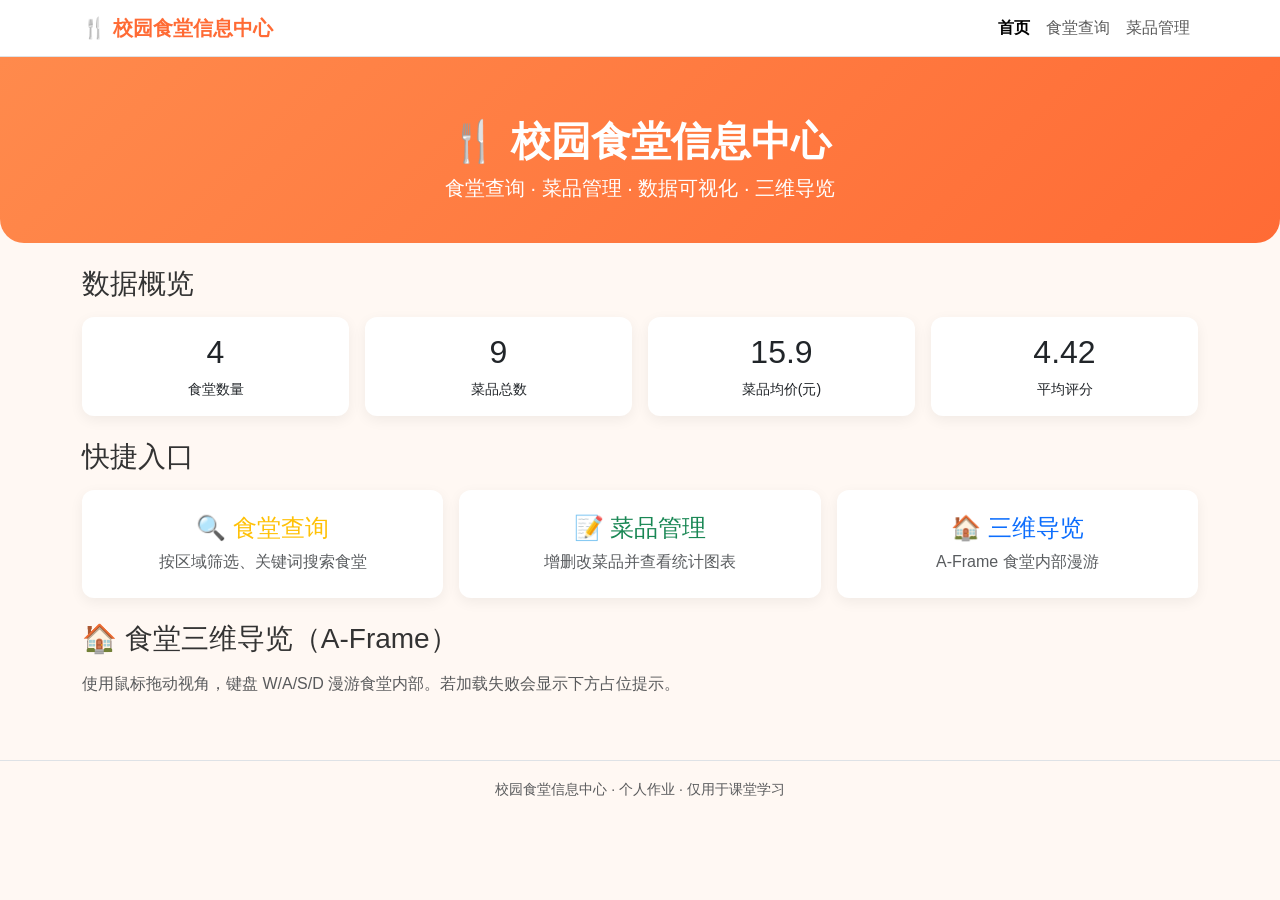
<file: canteen/index.html>
<!DOCTYPE html>
<html lang="zh-CN">
<head>
  <meta charset="UTF-8" />
  <meta name="viewport" content="width=device-width, initial-scale=1" />
  <title>校园食堂信息中心 - 首页</title>
  <!-- Bootstrap 5 CSS -->
  <link
    href="https://cdn.jsdelivr.net/npm/bootstrap@5.3.2/dist/css/bootstrap.min.css"
    rel="stylesheet"
  />
  <link rel="stylesheet" href="css/style.css" />
</head>
<body>
  <div id="nav-placeholder"></div>
  <div id="toast-container"></div>

  <!-- Hero 区 -->
  <section class="hero text-center">
    <div class="container">
      <h1>🍴 校园食堂信息中心</h1>
      <p class="lead mb-0">食堂查询 · 菜品管理 · 数据可视化 · 三维导览</p>
    </div>
  </section>

  <!-- 概览统计卡片 -->
  <section class="container py-4">
    <h3 class="mb-3">数据概览</h3>
    <div class="row g-3" id="stat-cards">
      <div class="col-6 col-md-3"><div class="card stat-card p-3 text-center"><h2 id="stat-canteens">--</h2><small>食堂数量</small></div></div>
      <div class="col-6 col-md-3"><div class="card stat-card p-3 text-center"><h2 id="stat-dishes">--</h2><small>菜品总数</small></div></div>
      <div class="col-6 col-md-3"><div class="card stat-card p-3 text-center"><h2 id="stat-avg">--</h2><small>菜品均价(元)</small></div></div>
      <div class="col-6 col-md-3"><div class="card stat-card p-3 text-center"><h2 id="stat-rating">--</h2><small>平均评分</small></div></div>
    </div>
  </section>

  <!-- 快捷入口 -->
  <section class="container pb-4">
    <h3 class="mb-3">快捷入口</h3>
    <div class="row g-3">
      <div class="col-md-4">
        <a class="card stat-card p-4 text-decoration-none text-center h-100 d-block" href="canteens.html">
          <h4 class="text-warning">🔍 食堂查询</h4>
          <p class="text-muted mb-0">按区域筛选、关键词搜索食堂</p>
        </a>
      </div>
      <div class="col-md-4">
        <a class="card stat-card p-4 text-decoration-none text-center h-100 d-block" href="dishes.html">
          <h4 class="text-success">📝 菜品管理</h4>
          <p class="text-muted mb-0">增删改菜品并查看统计图表</p>
        </a>
      </div>
      <div class="col-md-4">
        <a class="card stat-card p-4 text-decoration-none text-center h-100 d-block" href="#tour">
          <h4 class="text-primary">🏠 三维导览</h4>
          <p class="text-muted mb-0">A-Frame 食堂内部漫游</p>
        </a>
      </div>
    </div>
  </section>

  <!-- A-Frame 三维食堂导览区域 -->
  <section class="container pb-5" id="tour">
    <h3 class="mb-3">🏠 食堂三维导览（A-Frame）</h3>
    <p class="text-muted">使用鼠标拖动视角，键盘 W/A/S/D 漫游食堂内部。若加载失败会显示下方占位提示。</p>
    <div class="scene-wrapper" id="scene-wrapper">
      <a-scene embedded cursor="rayOrigin: mouse" loading-screen="enabled: false" wasd-controls>
        <a-sky color="#cce6ff"></a-sky>
        <a-light type="ambient" color="#fff" intensity="0.8"></a-light>
        <a-light type="directional" position="2 4 3" intensity="0.6"></a-light>

        <!-- 地面 -->
        <a-box position="0 0 -5" color="#8b5a2b" depth="14" width="14" height="0.2"></a-box>
        <!-- 墙体（四围）-->
        <a-box position="0 2.5 -12" color="#d9a066" depth="14" width="0.3" height="5"></a-box>
        <a-box position="0 2.5 2" color="#d9a066" depth="14" width="0.3" height="5"></a-box>
        <a-box position="-7 2.5 -5" color="#d9a066" depth="0.3" width="14" height="5"></a-box>
        <a-box position="7 2.5 -5" color="#d9a066" depth="0.3" width="14" height="5"></a-box>

        <!-- 取餐台 -->
        <a-box position="0 1 -9" color="#6b4226" depth="2" width="8" height="1"></a-box>
        <a-text value="取餐台" position="-1 2.2 -8.7" color="#fff" rotation="0 0 0"></a-text>

        <!-- 餐桌 + 椅子（三排）-->
        <a-box position="-3 0.7 -3" color="#f5deb3" depth="1.2" width="1.6" height="0.2"></a-box>
        <a-box position="-3 0.45 -2.2" color="#a0522d" depth="0.4" width="0.4" height="0.9"></a-box>
        <a-box position="-3 0.45 -3.8" color="#a0522d" depth="0.4" width="0.4" height="0.9"></a-box>

        <a-box position="0 0.7 -3" color="#f5deb3" depth="1.2" width="1.6" height="0.2"></a-box>
        <a-box position="0 0.45 -2.2" color="#a0522d" depth="0.4" width="0.4" height="0.9"></a-box>
        <a-box position="0 0.45 -3.8" color="#a0522d" depth="0.4" width="0.4" height="0.9"></a-box>

        <a-box position="3 0.7 -3" color="#f5deb3" depth="1.2" width="1.6" height="0.2"></a-box>
        <a-box position="3 0.45 -2.2" color="#a0522d" depth="0.4" width="0.4" height="0.9"></a-box>
        <a-box position="3 0.45 -3.8" color="#a0522d" depth="0.4" width="0.4" height="0.9"></a-box>

        <!-- 入口标识 -->
        <a-text value="食堂入口 →" position="5 1.6 1.5" color="#d9530b" rotation="0 180 0" width="6"></a-text>

        <!-- 摄像机：从入口处向内看 -->
        <a-camera position="0 1.6 1" wasd-controls="acceleration: 20"></a-camera>
      </a-scene>
      <div id="scene-fallback" class="text-center text-muted p-4" style="display:none;">
        ⚠️ A-Frame 三维场景加载失败，请检查网络或刷新页面重试。
      </div>
    </div>
  </section>

  <footer class="text-center text-muted py-3 border-top">
    <small>校园食堂信息中心 · 个人作业 · 仅用于课堂学习</small>
  </footer>

  <!-- 依赖脚本 -->
  <script src="https://cdn.jsdelivr.net/npm/jquery@3.7.1/dist/jquery.min.js"></script>
  <script src="https://cdn.jsdelivr.net/npm/bootstrap@5.3.2/dist/js/bootstrap.bundle.min.js"></script>
  <script src="https://aframe.io/releases/1.5.0/aframe.min.js"></script>
  <script src="js/common.js"></script>
  <script>
    // 首页逻辑
    $(function () {
      renderNav("home");

      // 加载失败兜底（A-Frame 加载超时检测）
      var sceneEl = document.querySelector("a-scene");
      if (sceneEl) {
        var timeout = setTimeout(function () {
          if (!sceneEl.hasLoaded) {
            $("#scene-fallback").show();
            $("a-scene").hide();
            showError("A-Frame 三维场景加载超时，已显示占位提示");
          }
        }, 8000);
        sceneEl.addEventListener("loaded", function () { clearTimeout(timeout); });
      }

      // 加载食堂数据用于概览
      loadJSON("data/canteens.json", function (canteens) {
        $("#stat-canteens").text(canteens.length);
        var avgRating = (canteens.reduce(function (s, c) { return s + c.rating; }, 0) / canteens.length).toFixed(2);
        $("#stat-rating").text(avgRating);
      });

      // 加载菜品数据用于概览
      loadJSON("data/dishes.json", function (dishes) {
        $("#stat-dishes").text(dishes.length);
        var avgPrice = (dishes.reduce(function (s, d) { return s + d.price; }, 0) / dishes.length).toFixed(1);
        $("#stat-avg").text(avgPrice);
      });
    });
  </script>
</body>
</html>
</file>
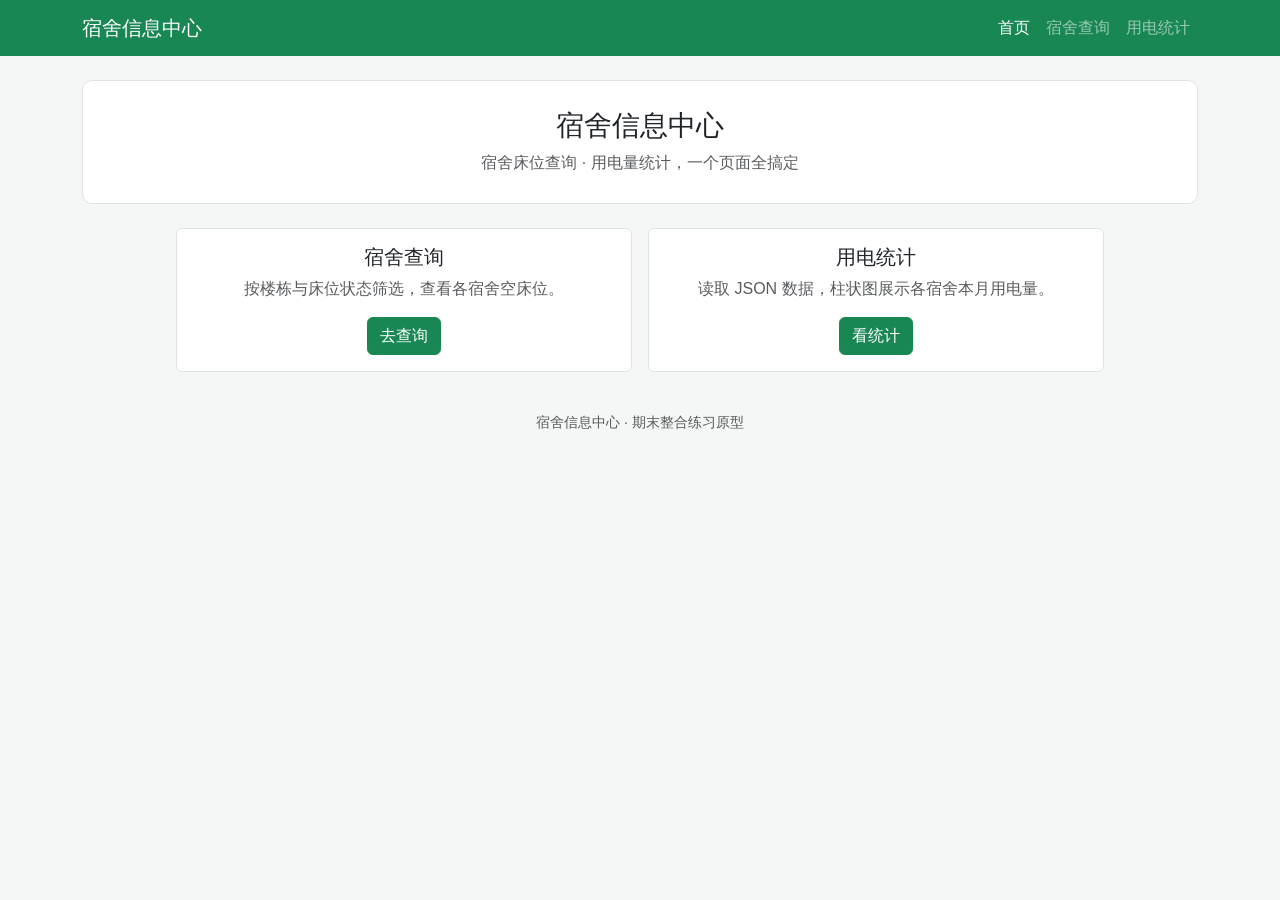
<file: dorm/index.html>
<!DOCTYPE html>
<html lang="zh-CN">
<head>
  <meta charset="UTF-8">
  <meta name="viewport" content="width=device-width, initial-scale=1.0">
  <title>宿舍信息中心</title>
  <link href="https://cdn.jsdelivr.net/npm/bootstrap@5.3.3/dist/css/bootstrap.min.css" rel="stylesheet">
  <link href="css/style.css" rel="stylesheet">
</head>
<body>
  <nav class="navbar navbar-expand-lg bg-success" data-bs-theme="dark">
    <div class="container">
      <a class="navbar-brand" href="index.html">宿舍信息中心</a>
      <button class="navbar-toggler" type="button" data-bs-toggle="collapse" data-bs-target="#nav">
        <span class="navbar-toggler-icon"></span>
      </button>
      <div class="collapse navbar-collapse" id="nav">
        <ul class="navbar-nav ms-auto">
          <li class="nav-item"><a class="nav-link active" href="index.html">首页</a></li>
          <li class="nav-item"><a class="nav-link" href="dorms.html">宿舍查询</a></li>
          <li class="nav-item"><a class="nav-link" href="stats.html">用电统计</a></li>
        </ul>
      </div>
    </div>
  </nav>

  <main class="container py-4">
    <header class="hero text-center mb-4">
      <h1 class="h3">宿舍信息中心</h1>
      <p class="text-muted mb-0">宿舍床位查询 · 用电量统计，一个页面全搞定</p>
    </header>

    <section class="row g-3 justify-content-center">
      <div class="col-md-5">
        <div class="card h-100">
          <div class="card-body text-center">
            <h2 class="h5 card-title">宿舍查询</h2>
            <p class="card-text text-muted">按楼栋与床位状态筛选，查看各宿舍空床位。</p>
            <a class="btn btn-success" href="dorms.html">去查询</a>
          </div>
        </div>
      </div>
      <div class="col-md-5">
        <div class="card h-100">
          <div class="card-body text-center">
            <h2 class="h5 card-title">用电统计</h2>
            <p class="card-text text-muted">读取 JSON 数据，柱状图展示各宿舍本月用电量。</p>
            <a class="btn btn-success" href="stats.html">看统计</a>
          </div>
        </div>
      </div>
    </section>
  </main>

  <footer class="text-center text-muted small py-3">宿舍信息中心 · 期末整合练习原型</footer>

  <script src="https://cdn.jsdelivr.net/npm/bootstrap@5.3.3/dist/js/bootstrap.bundle.min.js"></script>
</body>
</html>
</file>
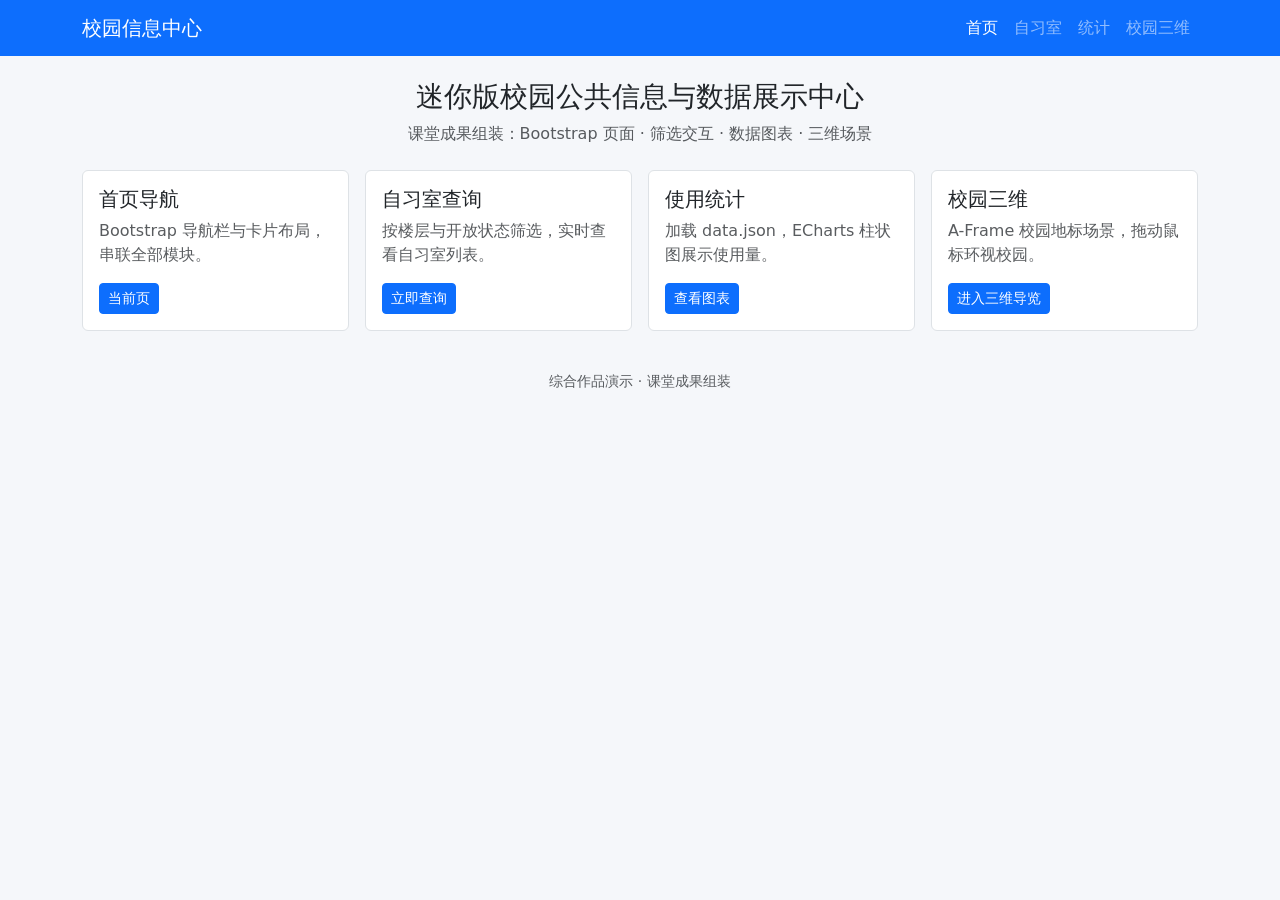
<file: integration/index.html>
<!DOCTYPE html>
<html lang="zh-CN">
<head>
  <meta charset="UTF-8">
  <meta name="viewport" content="width=device-width, initial-scale=1.0">
  <title>校园公共信息与数据展示中心</title>
  <link href="https://cdn.jsdelivr.net/npm/bootstrap@5.3.3/dist/css/bootstrap.min.css" rel="stylesheet">
  <link href="css/style.css" rel="stylesheet">
</head>
<body>
  <!-- 顶部导航：四个模块入口 -->
  <nav class="navbar navbar-expand-lg bg-primary" data-bs-theme="dark">
    <div class="container">
      <a class="navbar-brand" href="index.html">校园信息中心</a>
      <button class="navbar-toggler" type="button" data-bs-toggle="collapse" data-bs-target="#mainNav">
        <span class="navbar-toggler-icon"></span>
      </button>
      <div class="collapse navbar-collapse" id="mainNav">
        <ul class="navbar-nav ms-auto">
          <li class="nav-item"><a class="nav-link active" href="index.html">首页</a></li>
          <li class="nav-item"><a class="nav-link" href="rooms.html">自习室</a></li>
          <li class="nav-item"><a class="nav-link" href="stats.html">统计</a></li>
          <li class="nav-item"><a class="nav-link" href="three-d/scene.html">校园三维</a></li>
        </ul>
      </div>
    </div>
  </nav>

  <main class="container py-4">
    <!-- 欢迎区 -->
    <header class="text-center mb-4">
      <h1 class="h3">迷你版校园公共信息与数据展示中心</h1>
      <p class="text-muted">课堂成果组装：Bootstrap 页面 · 筛选交互 · 数据图表 · 三维场景</p>
    </header>

    <!-- 四模块卡片入口 -->
    <section class="row g-3">
      <div class="col-md-6 col-lg-3">
        <div class="card h-100">
          <div class="card-body">
            <h2 class="card-title h5">首页导航</h2>
            <p class="card-text text-muted">Bootstrap 导航栏与卡片布局，串联全部模块。</p>
            <a class="btn btn-primary btn-sm" href="index.html">当前页</a>
          </div>
        </div>
      </div>
      <div class="col-md-6 col-lg-3">
        <div class="card h-100">
          <div class="card-body">
            <h2 class="card-title h5">自习室查询</h2>
            <p class="card-text text-muted">按楼层与开放状态筛选，实时查看自习室列表。</p>
            <a class="btn btn-primary btn-sm" href="rooms.html">立即查询</a>
          </div>
        </div>
      </div>
      <div class="col-md-6 col-lg-3">
        <div class="card h-100">
          <div class="card-body">
            <h2 class="card-title h5">使用统计</h2>
            <p class="card-text text-muted">加载 data.json，ECharts 柱状图展示使用量。</p>
            <a class="btn btn-primary btn-sm" href="stats.html">查看图表</a>
          </div>
        </div>
      </div>
      <div class="col-md-6 col-lg-3">
        <div class="card h-100">
          <div class="card-body">
            <h2 class="card-title h5">校园三维</h2>
            <p class="card-text text-muted">A-Frame 校园地标场景，拖动鼠标环视校园。</p>
            <a class="btn btn-primary btn-sm" href="three-d/scene.html">进入三维导览</a>
          </div>
        </div>
      </div>
    </section>
  </main>

  <footer class="text-center text-muted small py-3">综合作品演示 · 课堂成果组装</footer>

  <script src="https://cdn.jsdelivr.net/npm/bootstrap@5.3.3/dist/js/bootstrap.bundle.min.js"></script>
</body>
</html>
</file>
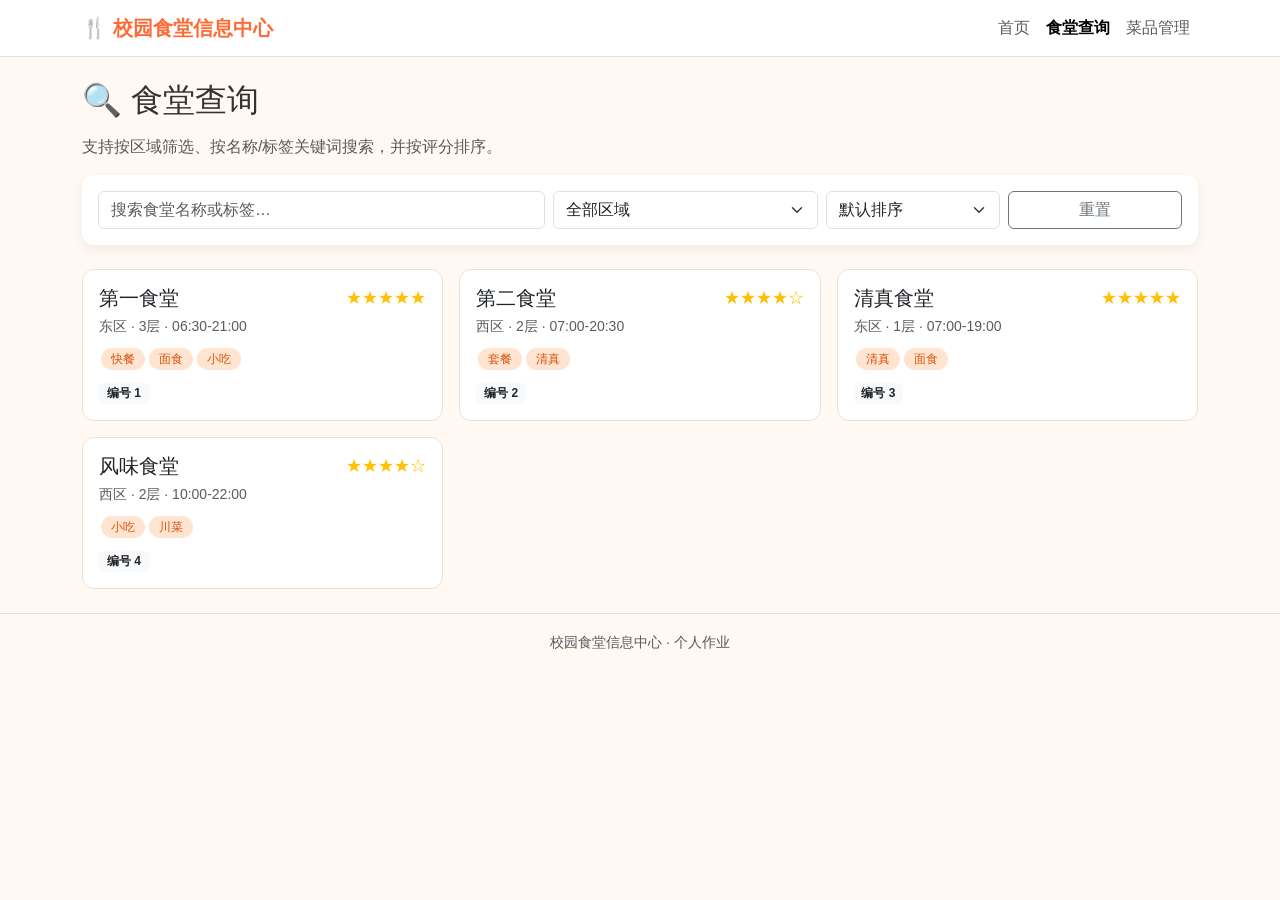
<file: canteen/canteens.html>
<!DOCTYPE html>
<html lang="zh-CN">
<head>
  <meta charset="UTF-8" />
  <meta name="viewport" content="width=device-width, initial-scale=1" />
  <title>食堂查询 - 校园食堂信息中心</title>
  <link href="https://cdn.jsdelivr.net/npm/bootstrap@5.3.2/dist/css/bootstrap.min.css" rel="stylesheet" />
  <link rel="stylesheet" href="css/style.css" />
</head>
<body>
  <div id="nav-placeholder"></div>
  <div id="toast-container"></div>

  <section class="container py-4">
    <h2 class="mb-3">🔍 食堂查询</h2>
    <p class="text-muted">支持按区域筛选、按名称/标签关键词搜索，并按评分排序。</p>

    <!-- 筛选搜索栏 -->
    <div class="card stat-card p-3 mb-4">
      <div class="row g-2 align-items-center">
        <div class="col-12 col-md-5">
          <input type="text" id="search" class="form-control" placeholder="搜索食堂名称或标签…" />
        </div>
        <div class="col-6 col-md-3">
          <select id="area-filter" class="form-select">
            <option value="">全部区域</option>
            <option value="东区">东区</option>
            <option value="西区">西区</option>
          </select>
        </div>
        <div class="col-6 col-md-2">
          <select id="sort-filter" class="form-select">
            <option value="default">默认排序</option>
            <option value="rating-desc">评分高→低</option>
            <option value="rating-asc">评分低→高</option>
          </select>
        </div>
        <div class="col-12 col-md-2">
          <button id="reset" class="btn btn-outline-secondary w-100">重置</button>
        </div>
      </div>
    </div>

    <!-- 食堂卡片列表 -->
    <div class="row g-3" id="canteen-list">
      <div class="col-12 text-center text-muted py-5">数据加载中…</div>
    </div>

    <!-- 空结果提示 -->
    <div id="empty-tip" class="text-center text-muted py-4" style="display:none;">
      😴 没有匹配的食堂，试试调整筛选条件。
    </div>
  </section>

  <footer class="text-center text-muted py-3 border-top">
    <small>校园食堂信息中心 · 个人作业</small>
  </footer>

  <script src="https://cdn.jsdelivr.net/npm/jquery@3.7.1/dist/jquery.min.js"></script>
  <script src="https://cdn.jsdelivr.net/npm/bootstrap@5.3.2/dist/js/bootstrap.bundle.min.js"></script>
  <script src="js/common.js"></script>
  <script src="js/canteens.js"></script>
</body>
</html>
</file>
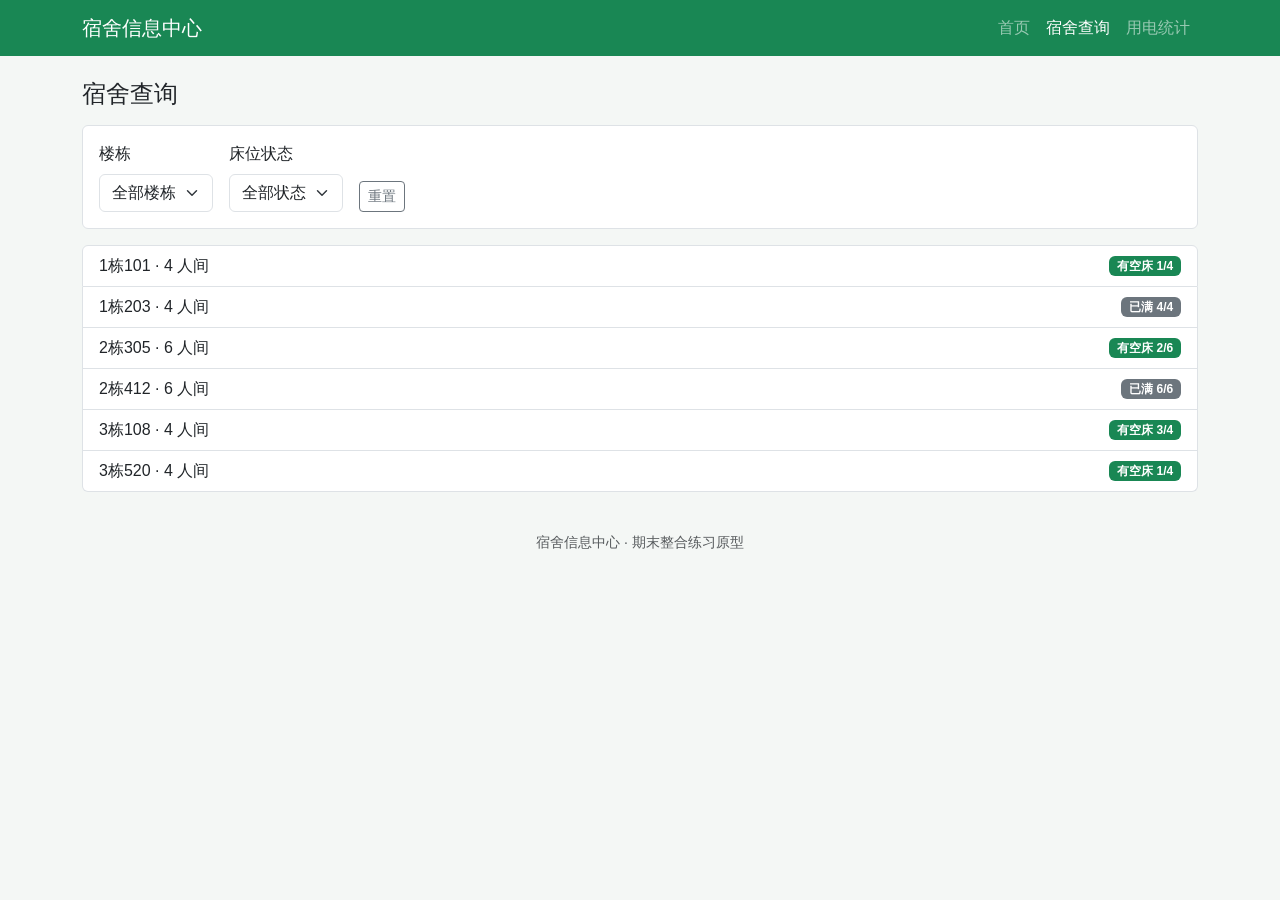
<file: dorm/dorms.html>
<!DOCTYPE html>
<html lang="zh-CN">
<head>
  <meta charset="UTF-8">
  <meta name="viewport" content="width=device-width, initial-scale=1.0">
  <title>宿舍查询 - 宿舍信息中心</title>
  <link href="https://cdn.jsdelivr.net/npm/bootstrap@5.3.3/dist/css/bootstrap.min.css" rel="stylesheet">
  <link href="css/style.css" rel="stylesheet">
</head>
<body>
  <nav class="navbar navbar-expand-lg bg-success" data-bs-theme="dark">
    <div class="container">
      <a class="navbar-brand" href="index.html">宿舍信息中心</a>
      <button class="navbar-toggler" type="button" data-bs-toggle="collapse" data-bs-target="#nav">
        <span class="navbar-toggler-icon"></span>
      </button>
      <div class="collapse navbar-collapse" id="nav">
        <ul class="navbar-nav ms-auto">
          <li class="nav-item"><a class="nav-link" href="index.html">首页</a></li>
          <li class="nav-item"><a class="nav-link active" href="dorms.html">宿舍查询</a></li>
          <li class="nav-item"><a class="nav-link" href="stats.html">用电统计</a></li>
        </ul>
      </div>
    </div>
  </nav>

  <main class="container py-4">
    <h1 class="h4 mb-3">宿舍查询</h1>

    <section class="card mb-3">
      <div class="card-body d-flex flex-wrap gap-3 align-items-end">
        <div>
          <label for="building" class="form-label">楼栋</label>
          <select id="building" class="form-select">
            <option value="all">全部楼栋</option>
            <option value="1">1 栋</option>
            <option value="2">2 栋</option>
            <option value="3">3 栋</option>
          </select>
        </div>
        <div>
          <label for="status" class="form-label">床位状态</label>
          <select id="status" class="form-select">
            <option value="all">全部状态</option>
            <option value="free">有空床</option>
            <option value="full">已满</option>
          </select>
        </div>
        <button id="reset" class="btn btn-outline-secondary btn-sm">重置</button>
      </div>
    </section>

    <ul id="dorm-list" class="list-group"></ul>
  </main>

  <footer class="text-center text-muted small py-3">宿舍信息中心 · 期末整合练习原型</footer>

  <script src="https://cdn.jsdelivr.net/npm/bootstrap@5.3.3/dist/js/bootstrap.bundle.min.js"></script>
  <script src="js/dorms.js"></script>
</body>
</html>
</file>
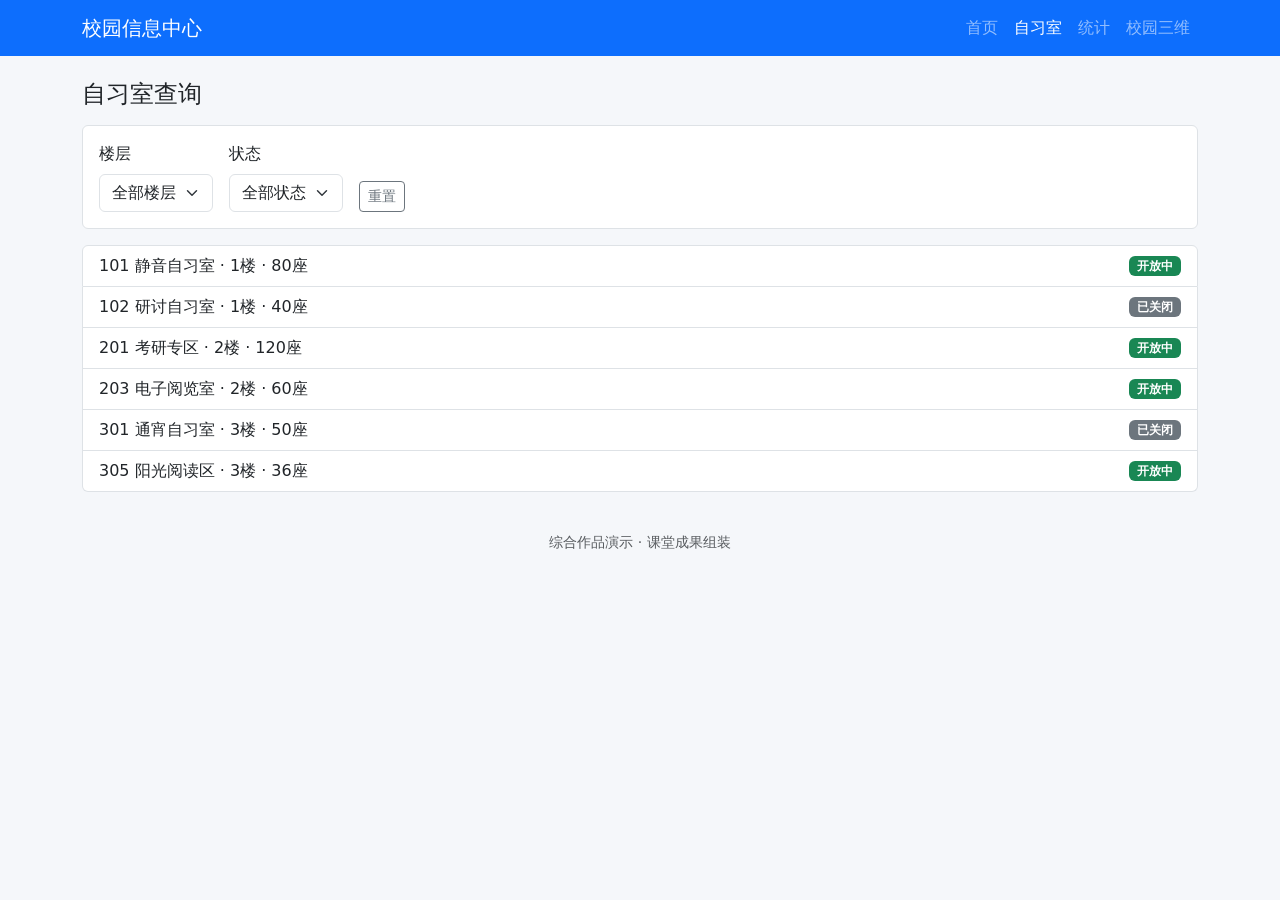
<file: integration/rooms.html>
<!DOCTYPE html>
<html lang="zh-CN">
<head>
  <meta charset="UTF-8">
  <meta name="viewport" content="width=device-width, initial-scale=1.0">
  <title>自习室查询 - 校园信息中心</title>
  <link href="https://cdn.jsdelivr.net/npm/bootstrap@5.3.3/dist/css/bootstrap.min.css" rel="stylesheet">
  <link href="css/style.css" rel="stylesheet">
</head>
<body>
  <nav class="navbar navbar-expand-lg bg-primary" data-bs-theme="dark">
    <div class="container">
      <a class="navbar-brand" href="index.html">校园信息中心</a>
      <button class="navbar-toggler" type="button" data-bs-toggle="collapse" data-bs-target="#mainNav">
        <span class="navbar-toggler-icon"></span>
      </button>
      <div class="collapse navbar-collapse" id="mainNav">
        <ul class="navbar-nav ms-auto">
          <li class="nav-item"><a class="nav-link" href="index.html">首页</a></li>
          <li class="nav-item"><a class="nav-link active" href="rooms.html">自习室</a></li>
          <li class="nav-item"><a class="nav-link" href="stats.html">统计</a></li>
          <li class="nav-item"><a class="nav-link" href="three-d/scene.html">校园三维</a></li>
        </ul>
      </div>
    </div>
  </nav>

  <main class="container py-4">
    <h1 class="h4 mb-3">自习室查询</h1>

    <!-- 筛选区：楼层 + 开放状态 -->
    <section class="card mb-3">
      <div class="card-body d-flex flex-wrap gap-3 align-items-end">
        <div>
          <label for="floor" class="form-label">楼层</label>
          <select id="floor" class="form-select">
            <option value="all">全部楼层</option>
            <option value="1">1 楼</option>
            <option value="2">2 楼</option>
            <option value="3">3 楼</option>
          </select>
        </div>
        <div>
          <label for="status" class="form-label">状态</label>
          <select id="status" class="form-select">
            <option value="all">全部状态</option>
            <option value="open">开放中</option>
            <option value="closed">已关闭</option>
          </select>
        </div>
        <button id="reset" class="btn btn-outline-secondary btn-sm">重置</button>
      </div>
    </section>

    <!-- 列表由JS动态渲染 -->
    <ul id="room-list" class="list-group"></ul>
  </main>

  <footer class="text-center text-muted small py-3">综合作品演示 · 课堂成果组装</footer>

  <script src="https://cdn.jsdelivr.net/npm/bootstrap@5.3.3/dist/js/bootstrap.bundle.min.js"></script>
  <script src="js/rooms.js"></script>
</body>
</html>
</file>
<file: canteen/css/style.css>
/* 校园食堂信息中心 - 响应式自定义样式 */

:root {
  --brand: #ff6b35;
  --brand-dark: #d9530b;
  --bg-soft: #fff8f3;
}

body {
  background-color: var(--bg-soft);
  font-family: "Microsoft YaHei", "PingFang SC", sans-serif;
  color: #333;
}

/* 顶部品牌色 */
.navbar-brand {
  font-weight: 700;
  color: var(--brand) !important;
}

.hero {
  background: linear-gradient(135deg, #ff8a4c 0%, #ff6b35 100%);
  color: #fff;
  padding: 60px 0 40px;
  border-radius: 0 0 24px 24px;
}

.hero h1 { font-weight: 700; }

.stat-card {
  border: none;
  border-radius: 12px;
  box-shadow: 0 4px 14px rgba(0, 0, 0, 0.06);
  transition: transform 0.2s;
}
.stat-card:hover { transform: translateY(-3px); }

.canteen-card {
  border: 1px solid #f0e0d4;
  border-radius: 12px;
  transition: box-shadow 0.2s, transform 0.2s;
  height: 100%;
}
.canteen-card:hover {
  box-shadow: 0 6px 18px rgba(255, 107, 53, 0.15);
  transform: translateY(-2px);
}

.rating-stars { color: #ffc107; }

.tag-pill {
  display: inline-block;
  padding: 2px 10px;
  margin: 2px;
  font-size: 0.75rem;
  background: #ffe4d1;
  color: var(--brand-dark);
  border-radius: 999px;
}

/* 表格美化 */
.table thead { background: #ff6b35; color: #fff; }
.table tbody tr:hover { background: #fff3e8; }

/* 图表容器 */
.chart-box {
  background: #fff;
  border-radius: 12px;
  padding: 16px;
  box-shadow: 0 2px 10px rgba(0, 0, 0, 0.05);
  height: 360px;
}
.chart-box h5 { margin-bottom: 8px; color: var(--brand-dark); }

/* A-Frame 三维区域 */
.scene-wrapper {
  border-radius: 12px;
  overflow: hidden;
  box-shadow: 0 4px 16px rgba(0, 0, 0, 0.08);
  background: #cce6ff;
}
a-scene { width: 100% !important; height: 420px !important; }

/* 错误提示 Toast 容器 */
#toast-container {
  position: fixed;
  top: 16px;
  right: 16px;
  z-index: 9999;
  min-width: 280px;
  max-width: 360px;
}

/* 移动端微调 */
@media (max-width: 576px) {
  .hero { padding: 40px 0 24px; }
  .hero h1 { font-size: 1.6rem; }
  .chart-box { height: 280px; }
  a-scene { height: 280px !important; }
}
</file>
<file: dorm/css/style.css>
/* 宿舍信息中心：统一样式 */
body {
  background-color: #f4f7f5;
  font-family: "Microsoft YaHei", sans-serif;
}

.hero {
  background: #fff;
  border: 1px solid #dee2e6;
  border-radius: 10px;
  padding: 28px 16px;
}

.card {
  border: 1px solid #dee2e6;
  transition: box-shadow 0.2s;
}

.card:hover {
  box-shadow: 0 4px 12px rgba(0, 0, 0, 0.08);
}
</file>
<file: integration/css/style.css>
/* 整合案例：全局自定义样式 */
body {
  background-color: #f5f7fa;
}

.card {
  border: 1px solid #dee2e6;
  transition: box-shadow 0.2s;
}

.card:hover {
  box-shadow: 0 4px 12px rgba(0, 0, 0, 0.08);
}
</file>
